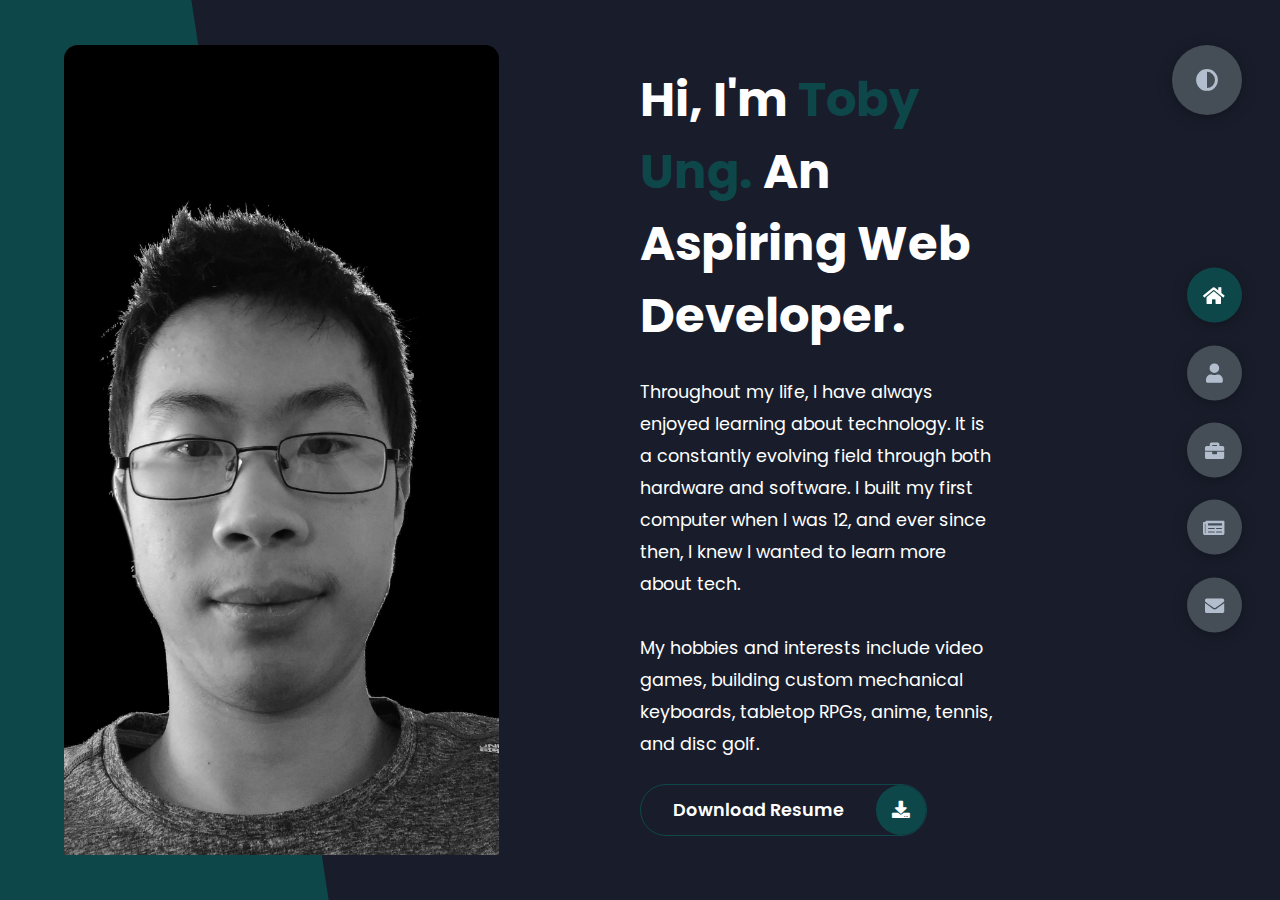
<file: index.html>
<!DOCTYPE html>
<html lang="en">

<head>
    <meta charset="UTF-8">
    <meta http-equiv="X-UA-Compatible" content="IE=edge">
    <meta name="viewport" content="width=device-width, initial-scale=1.0">
    <title>Portfolio</title>
    <link rel="stylesheet" href="styles/styles.css">
    <link rel="preconnect" href="https://fonts.googleapis.com">
    <link rel="preconnect" href="https://fonts.gstatic.com" crossorigin>
    <link rel="stylesheet" href="https://cdnjs.cloudflare.com/ajax/libs/font-awesome/5.15.4/css/all.min.css"
        integrity="sha512-1ycn6IcaQQ40/MKBW2W4Rhis/DbILU74C1vSrLJxCq57o941Ym01SwNsOMqvEBFlcgUa6xLiPY/NS5R+E6ztJQ=="
        crossorigin="anonymous" referrerpolicy="no-referrer" />
    <link rel="stylesheet" href="https://cdnjs.cloudflare.com/ajax/libs/font-awesome/6.1.1/css/all.min.css"
        integrity="sha512-KfkfwYDsLkIlwQp6LFnl8zNdLGxu9YAA1QvwINks4PhcElQSvqcyVLLD9aMhXd13uQjoXtEKNosOWaZqXgel0g=="
        crossorigin="anonymous" referrerpolicy="no-referrer" />
    <link href="https://fonts.googleapis.com/css2?family=Poppins:ital@1&display=swap" rel="stylesheet">
    <link rel="apple-touch-icon" sizes="180x180" href="img/apple-touch-icon.png">
    <link rel="icon" type="image/png" sizes="32x32" href="img/favicon-32x32.png">
    <link rel="icon" type="image/png" sizes="16x16" href="img/favicon-16x16.png">
    <link rel="manifest" href="img/site.webmanifest">
</head>

<body class="main-content">
    <button onclick="topFunction()" id="myBtn" title="Go to top">Top</button>
    <header class="section sec1 header active" id="home">
        <div class="header-content">
            <div class="left-header">
                <div class="h-shape"></div>
                <div class="image">
                    <img src="img/selfie_edit.png" alt="">
                </div>
            </div>
            <div class="right-header">
                <h1 class="name">
                    Hi, I'm <span>Toby Ung.</span>
                    An Aspiring Web Developer.
                </h1>
                <p>
                    Throughout my life, I have always enjoyed learning about technology. It is a constantly evolving
                    field through both hardware and software.
                    I built my first computer when I was 12, and ever since then, I knew I wanted to learn more about
                    tech. <br><br>
                    My hobbies and interests include video games, building custom mechanical keyboards, tabletop RPGs,
                    anime, tennis, and disc golf.
                </p>
                <div class="btn-con">
                    <a href="Resume2021.pdf" class="main-btn" download="TU_Resume2021">
                        <span class="btn-text">Download Resume</span>
                        <span class="btn-icon"><i class="fas fa-download"></i></span>
                    </a>
                </div>
            </div>
        </div>
    </header>
    <main>
        <section class="section sec2 about" id="about">
            <div class="main-title">
                <h2>About <span>me</span><span class="bg-text">my stats</span></h2>
            </div>
            <div class="about-container">
                <div class="left-about">
                    <h4>Information About me</h4>
                    <p>
                        When I first began, I started in the study of Computer Science at <span><a
                                href="https://www.davenport.edu/" target="_blank"></a>Davenport University</a></span>.
                        However, this area of study proved to be too theoretical for my liking. I was looking for
                        something more practical in my development.
                        I found what I was looking for in Computer Information Systems, and chose to specialize in Web
                        Development. <br /><br />
                        Over my time at Davenport, I learned various programming languages from C# to SQL. While I was
                        in high school,
                        I learned the fundamentals of Java and Object-Oriented Programming (OOP). My career end goal is
                        to become a full-stack developer.
                        I find enjoyment in learning about all areas of web development, both front-end, and back-end.
                        In an industry that is constantly innovating and building on itself, there is always something
                        new to learn.
                    </p>
                    <div class="btn-con">
                        <a href="Resume2021.pdf" class="main-btn" download="TU_Resume2021">
                            <span class="btn-text">Download Resume</span>
                            <span class="btn-icon"><i class="fas fa-download"></i></span>
                        </a>
                    </div>
                </div>
                <div class="right-about">
                    <div class="about-item">
                        <div class="abt-text">
                            <p class="large-text">5+</p>
                            <p class="small-text">Projects <br /> Completed</p>
                        </div>
                    </div>
                    <div class="about-item">
                        <div class="abt-text">
                            <p class="large-text">2+</p>
                            <p class="small-text">Years of <br /> experience</p>
                        </div>
                    </div>
                </div>
            </div>
            <div class="about-stats">
                <h4 class="stat-title">My Timeline</h4>
                <div class="timeline">
                    <div class="timeline-item">
                        <div class="tl-icon">
                            <i class="fas fa-briefcase"></i>
                        </div>
                        <p class="tl-duration">June 2021 - September 2021</p>
                        <h5>Food Assembler<span> - Request Foods</span></h5>
                        <p>
                            Remained attentive on the packaging line to react to different situations.<br><br>
                            Ensured product packaging is up to quality standards.<br><br>
                            Kept pace to make job rotations more fluid and clean during downtime.
                        </p>
                    </div>
                    <div class="timeline-item">
                        <div class="tl-icon">
                            <i class="fas fa-briefcase"></i>
                        </div>
                        <p class="tl-duration">June 2019 - September 2019</p>
                        <h5>Assembler<span> - Elwood Staffing (Yanfeng Automotive Interiors)</span></h5>
                        <p>
                            Processed 400-500 unfinished automotive parts on an assembly line.<br><br>
                            Remained flexible when difficult team situations came up and worked hard to ensure daily
                            tasks were completed.<br><br>
                            Collaborated with 9 team members to complete various tasks and projects.
                        <p>
                    </div>
                    <div class="timeline-item">
                        <div class="tl-icon">
                            <i class="fas fa-briefcase"></i>
                        </div>
                        <p class="tl-duration">June 2018 - September 2018</p>
                        <h5>Food Champion<span> - Taco Bell</span></h5>
                        <p>
                            Trained 5+ new employees on expediting orders and best practices.<br><br>
                            Excelled at working in a fast-paced environment and handling large quantities of differing
                            orders.<br><br>
                            Served 50+ customers per day while maintaining the effectiveness and cleanliness of the
                            workplace.
                        <p>
                    </div>
                    <div class="timeline-item">
                        <div class="tl-icon">
                            <i class="fas fa-briefcase"></i>
                        </div>
                        <p class="tl-duration">June 2017 - September 2017</p>
                        <h5>Assembler<span> - Workforce Employment Specialists (Haworth)</span></h5>
                        <p>
                            Communicated with team members within 4 different stations about station-specific
                            tasks.<br><br>
                            Trained to maximize production and uphold responsibilities of each separate station.<br><br>
                            Produced a daily quantity of 150-200 wall units.
                        <p>
                    </div>
                    <div class="timeline-item">
                        <div class="tl-icon">
                            <i class="fas fa-briefcase"></i>
                        </div>
                        <p class="tl-duration">June 2016 - September 2016</p>
                        <h5>Assembler<span> - Effex Management Solutions (Magna)</span></h5>
                        <p>
                            Guaranteed the work area was clean, neat, and organized.<br><br>
                            Prepped 100-200 mirror frame parts on the assembly line daily.<br><br>
                            Successfully collected and properly organized components for assembly
                        <p>
                    </div>
                    <div class="timeline-item">
                        <div class="tl-icon">
                            <i class="fas fa-briefcase"></i>
                        </div>
                        <p class="tl-duration">June 2015 - October 2015</p>
                        <h5>Utility Worker<span> - Meijer</span></h5>
                        <p>
                            Responded to all customer inquiries thoroughly and professionally.<br><br>
                            Upheld a remarkable customer service standard of reporting lost customer items.<br><br>
                            Maintained cleanliness and presentation of the store front and restrooms.
                        <p>
                    </div>
                </div>
                <h4 class="stat-title">The Tools I've Used</h4>
                <div class="tools">
                    <div class="tool-item">
                        <div class="tool-icon">
                            <i title="HTML5" class="fab fa-html5"></i>
                            <p>HTML5</p>
                        </div>
                    </div>
                    <div class="tool-item">
                        <div class="tool-icon">
                            <i title="CSS3" class="fab fa-css3"></i>
                            <p>CSS3</p>
                        </div>
                    </div>
                    <div class="tool-item">
                        <div class="tool-icon">
                            <i title="JavaScript" class="fab fa-js"></i>
                            <p>JavaScript</p>
                        </div>
                    </div>
                    <div class="tool-item">
                        <div class="tool-icon">
                            <i title="C#" class="fa-brands fa-microsoft"></i>
                            <p>C#</p>
                        </div>
                    </div>
                    <div class="tool-item">
                        <div class="tool-icon">
                            <i title="Java" class="fab fa-java"></i>
                            <p>Java</p>
                        </div>
                    </div>
                    <div class="tool-item">
                        <div class="tool-icon">
                            <i title="SQL" class="fa-solid fa-database"></i>
                            <p>SQL</p>
                        </div>
                    </div>
                </div>
                <h4 class="stat-title">My Skills</h4>
                <div class="progress-bars">
                    <div class="progress-bar">
                        <p class="prog-title">html5</p>
                        <div class="progress-con">
                            <p class="prog-text">70%</p>
                            <div class="progress">
                                <span class="html"></span>
                            </div>
                        </div>
                    </div>
                    <div class="progress-bar">
                        <p class="prog-title">css3</p>
                        <div class="progress-con">
                            <p class="prog-text">70%</p>
                            <div class="progress">
                                <span class="css"></span>
                            </div>
                        </div>
                    </div>
                    <div class="progress-bar">
                        <p class="prog-title">javascript</p>
                        <div class="progress-con">
                            <p class="prog-text">60%</p>
                            <div class="progress">
                                <span class="js"></span>
                            </div>
                        </div>
                    </div>
                    <div class="progress-bar">
                        <p class="prog-title">react.js</p>
                        <div class="progress-con">
                            <p class="prog-text">30%</p>
                            <div class="progress">
                                <span class="react"></span>
                            </div>
                        </div>
                    </div>
                    <div class="progress-bar">
                        <p class="prog-title">node.js</p>
                        <div class="progress-con">
                            <p class="prog-text">30%</p>
                            <div class="progress">
                                <span class="node"></span>
                            </div>
                        </div>
                    </div>
                    <div class="progress-bar">
                        <p class="prog-title">c#</p>
                        <div class="progress-con">
                            <p class="prog-text">70%</p>
                            <div class="progress">
                                <span class="c-sharp"></span>
                            </div>
                        </div>
                    </div>
                </div>
            </div>
        </section>
        <section class="section sec3 portfolio" id="portfolio">
            <div class="main-title">
                <h2>My <span>Portfolio</span><span class="bg-text">My Work</span></h2>
            </div>
            <p class="port-text">
                Here is some of my work that I've done in various programming languages.
            </p>
            <div class="portfolios">
                <div class="portfolio-item">
                    <div class="image">
                        <a href="https://github.com/tobyung/git_test" target="_blank"><img
                                src="img/the-odin-project.png" alt=""></a>
                    </div>
                    <div class="hover-items">
                        <h3>The Odin Project</h3>
                        <div class="icons">
                            <a href="https://github.com/tobyung/git_test" target="_blank" class="icon">
                                <i class="fab fa-github"></i>
                            </a>
                            <a href="https://www.theodinproject.com/" target="_blank" class="icon">
                                <i class="fas fa-globe"></i>
                            </a>
                        </div>
                    </div>
                </div>
                <div class="portfolio-item">
                    <div class="image">
                        <a href="" target="_blank"><img src="img/huffman-coding-algorithm-prefix-codes.png" alt=""></a>
                    </div>
                    <div class="hover-items">
                        <h3>Huffman Encoding</h3>
                        <div class="icons">
                            <a href="#" class="icon">
                                <i class="fab fa-github"></i>
                            </a>
                        </div>
                    </div>
                </div>
            </div>
        </section>
        <section class="section sec4" id="blogs">
            <div class="blogs-content">
                <div class="main-title">
                    <h2>My <span>Blogs</span><span class="bg-text">My Blogs</span></h2>
                </div>
                <div class="blogs">
                    <div class="blog">
                        <img src="img/blog1.jpg" alt="">
                        <div class="blog-text">
                            <a href="https://trello.com/b/tJlHlgPG/work-blog-skills-to-develop" target="_blank">
                                <h4>
                                    Trello Board
                                </h4>
                            </a>
                            <p>
                                As a Web Developer, there are always new facets of the computer world to learn from.
                                Organization is key when planning out the skills of a developer. With Trello, I document
                                and chart all of my completed, ongoing, and future projects.
                            </p>
                        </div>
                    </div>
                </div>
            </div>
        </section>
        <section class="section sec5 contact" id="contact">
            <div class="contact-container">
                <div class="main-title">
                    <h2>Contact <span>Me</span><span class="bg-text">Contact Me</span></h2>
                </div>
                <div class="contact-content-con">
                    <div class="left-contact">
                        <h4>Contact me here</h4>
                        <p>
                            Any comments, questions, concerns?
                            You can leave me a message and I'll try to get back to you as soon as possible.
                        </p>
                        <div class="contact-info">
                            <div class="contact-item">
                                <div class="icon">
                                    <i class="fas fa-map-marker-alt"></i>
                                    Location
                                </div>
                                <p>
                                    : Michigan, United States
                                </p>
                            </div>
                            <div class="contact-item">
                                <div class="icon">
                                    <i class="fas fa-envelope"></i>
                                    <span>Email</span>
                                </div>
                                <p>
                                    <span>: tung@email.davenport.edu</span>
                                </p>
                            </div>
                            <div class="contact-item">
                                <div class="icon">
                                    <i class="fas fa-user-graduate"></i>
                                    <span>Education</span>
                                </div>
                                <p>
                                    <span>: Davenport University, Grand Rapids</span>
                                </p>
                            </div>
                            <div class="contact-icons">
                                <div class="contact-icon">
                                    <a href="https://www.linkedin.com/in/toby-ung-9b77541b0/" target="_blank">
                                        <i class="fab fa-linkedin"></i>
                                    </a>
                                    <a href="https://github.com/tobyung?tab=repositories" target="_blank">
                                        <i class="fab fa-github"></i>
                                    </a>
                                    <a href="https://www.youtube.com/channel/UCxYOkEab3Do9ilo8pGZd3pg" target="_blank">
                                        <i class="fab fa-youtube"></i>
                                    </a>
                                </div>
                            </div>
                        </div>
                    </div>
                    <div class="right-contact">
                        <form action="https://formsubmit.co/c105a711494cd7a96fe04ad1112d00b5" method="POST" class="contact-form">
                            <input type="hidden" name="_next" value="https://tobyung.github.io/thanks.html">
                            <div class="input-control i-c-2">
                                <input type="text" required placeholder="YOUR NAME" name="name">
                                <input type="email" required placeholder="YOUR EMAIL" name="email">
                            </div>
                            <div class="input-control">
                                <input type="text" required placeholder="ENTER SUBJECT" name="subject">
                            </div>
                            <div class="input-control">
                                <textarea name="message" cols="15" rows="8" placeholder="Message Here..."></textarea>
                            </div>
                            <input type="submit" value="Submit">
                        </form>
                    </div>
                </div>
            </div>
        </section>
    </main>

    <div class="controls">
        <div class="control control-1 active-btn" data-id="home">
            <i class="fas fa-home"></i>
        </div>
        <div class="control control-2" data-id="about">
            <i class="fas fa-user"></i>
        </div>
        <div class="control control-3" data-id="portfolio">
            <i class="fas fa-briefcase"></i>
        </div>
        <div class="control control-4" data-id="blogs">
            <i class="fas fa-newspaper"></i>
        </div>
        <div class="control control-5" data-id="contact">
            <i class="fas fa-envelope"></i>
        </div>
    </div>

    <div class="theme-btn">
        <i class="fas fa-adjust"></i>
    </div>
    <script src="app.js"></script>
</body>

</html>
</file>
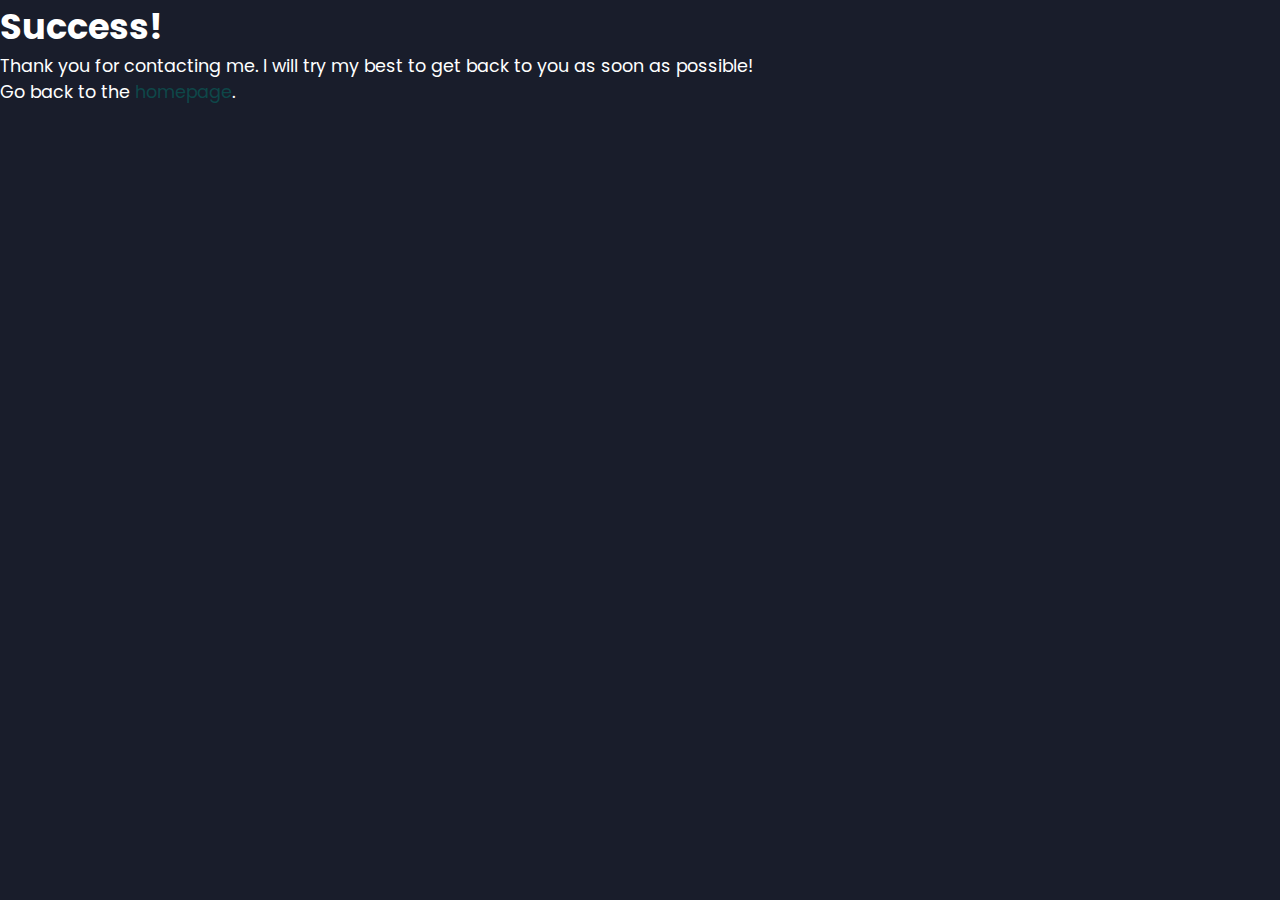
<file: thanks.html>
<!DOCTYPE html>
<html lang="en">

<head>
    <meta charset="UTF-8">
    <meta http-equiv="X-UA-Compatible" content="IE=edge">
    <meta name="viewport" content="width=device-width, initial-scale=1.0">
    <title>Portfolio</title>
    <link rel="stylesheet" href="styles/styles.css">
    <link rel="preconnect" href="https://fonts.googleapis.com">
    <link rel="preconnect" href="https://fonts.gstatic.com" crossorigin>
    <link rel="stylesheet" href="https://cdnjs.cloudflare.com/ajax/libs/font-awesome/5.15.4/css/all.min.css"
        integrity="sha512-1ycn6IcaQQ40/MKBW2W4Rhis/DbILU74C1vSrLJxCq57o941Ym01SwNsOMqvEBFlcgUa6xLiPY/NS5R+E6ztJQ=="
        crossorigin="anonymous" referrerpolicy="no-referrer" />
    <link rel="stylesheet" href="https://cdnjs.cloudflare.com/ajax/libs/font-awesome/6.1.1/css/all.min.css"
        integrity="sha512-KfkfwYDsLkIlwQp6LFnl8zNdLGxu9YAA1QvwINks4PhcElQSvqcyVLLD9aMhXd13uQjoXtEKNosOWaZqXgel0g=="
        crossorigin="anonymous" referrerpolicy="no-referrer" />
    <link href="https://fonts.googleapis.com/css2?family=Poppins:ital@1&display=swap" rel="stylesheet">
    <link rel="apple-touch-icon" sizes="180x180" href="img/apple-touch-icon.png">
    <link rel="icon" type="image/png" sizes="32x32" href="img/favicon-32x32.png">
    <link rel="icon" type="image/png" sizes="16x16" href="img/favicon-16x16.png">
    <link rel="manifest" href="img/site.webmanifest">
</head>
<body>
    <h1>Success!</h1>
    <p>Thank you for contacting me. I will try my best to get back to you as soon as possible!</p>
    <p class="redirect">Go back to the <a href="index.html"><span>homepage</span></a>.</p>
</body>
</html>
</file>
<file: styles/styles.css>
* {
  margin: 0;
  padding: 0;
  -webkit-box-sizing: border-box;
          box-sizing: border-box;
  list-style: none;
}

/* dark mode */
:root {
  --color-primary: #191d2b;
  --color-secondary: #0E4749;
  --color-white: #FFFFFF;
  --color-black: #000;
  --color-grey0: #f8f8f8;
  --color-grey-1: #dbe1e8;
  --color-grey-2: #b2becd;
  --color-grey-3: #6c7983;
  --color-grey-4: #454e56;
  --color-grey-5: #2a2e35;
  --color-grey-6: #12181b;
  --br-sm-2: 14px;
  --box-shadow-1: 0 3px 15px rgba(0,0,0,.3);
}

.light-mode {
  --color-primary: #FFFFFF;
  --color-secondary: #A18AD0;
  --color-white: #454e56;
  --color-black: #000;
  --color-grey0: #f8f8f8;
  --color-grey-1: #6c7983;
  --color-grey-2: #6c7983;
  --color-grey-3: #6c7983;
  --color-grey-4: #454e56;
  --color-grey-5: #dbe1e8;
  --color-grey-6: #12181b;
}

body {
  background-color: var(--color-primary);
  font-family: 'Poppins', sans-serif;
  font-size: 1.1rem;
  color: var(--color-white);
  -webkit-transition: all .4s ease-in-out;
  transition: all .4s ease-in-out;
}

a {
  display: inline-block;
  text-decoration: none;
  color: inherit;
  font-family: inherit;
}

header {
  min-height: 100vh;
  color: var(--color-white);
  overflow: hidden;
}

section {
  min-height: 100vh;
  width: 100%;
  position: absolute;
  left: 0;
  top: 0;
  padding: 3rem 18rem;
}

.section {
  -webkit-transform: translateY(-100%) scale(0);
          transform: translateY(-100%) scale(0);
  -webkit-transition: all .4s ease-in-out;
  transition: all .4s ease-in-out;
  background-color: var(--color-primary);
}

.sec1 {
  display: none;
  -webkit-transform: translateY(0) scale(1);
          transform: translateY(0) scale(1);
}

.sec2 {
  display: none;
  -webkit-transform: translateY(0) scale(1);
          transform: translateY(0) scale(1);
}

.sec3 {
  display: none;
  -webkit-transform: translateY(0) scale(1);
          transform: translateY(0) scale(1);
}

.sec4 {
  display: none;
  -webkit-transform: translateY(0) scale(1);
          transform: translateY(0) scale(1);
}

.sec5 {
  display: none;
  -webkit-transform: translateY(0) scale(1);
          transform: translateY(0) scale(1);
}

.active {
  display: block;
  -webkit-animation: scaleAnim 1s ease-in-out;
  animation: scaleAnim 1s ease-in-out;
}

@-webkit-keyframes scaleAnim {
  0% {
    -webkit-transform: translateY(-100%) scaleY(0);
            transform: translateY(-100%) scaleY(0);
  }
  100% {
    -webkit-transform: translateY(0) scaleY(1);
            transform: translateY(0) scaleY(1);
  }
}

@keyframes scaleAnim {
  0% {
    -webkit-transform: translateY(-100%) scaleY(0);
            transform: translateY(-100%) scaleY(0);
  }
  100% {
    -webkit-transform: translateY(0) scaleY(1);
            transform: translateY(0) scaleY(1);
  }
}

.controls {
  position: fixed;
  z-index: 10;
  top: 50%;
  right: 3%;
  display: -webkit-box;
  display: -ms-flexbox;
  display: flex;
  -webkit-box-orient: vertical;
  -webkit-box-direction: normal;
      -ms-flex-direction: column;
          flex-direction: column;
  -webkit-box-align: center;
      -ms-flex-align: center;
          align-items: center;
  -webkit-box-pack: center;
      -ms-flex-pack: center;
          justify-content: center;
  -webkit-transform: translateY(-50%);
          transform: translateY(-50%);
}

.controls .active-btn {
  background-color: var(--color-secondary) !important;
  -webkit-transition: all .4s ease-in-out;
  transition: all .4s ease-in-out;
}

.controls .active-btn i {
  color: var(--color-white) !important;
}

.controls .control {
  padding: 1rem;
  cursor: pointer;
  background-color: var(--color-grey-4);
  width: 55px;
  height: 55px;
  border-radius: 50%;
  display: -webkit-box;
  display: -ms-flexbox;
  display: flex;
  -webkit-box-pack: center;
      -ms-flex-pack: center;
          justify-content: center;
  -webkit-box-align: center;
      -ms-flex-align: center;
          align-items: center;
  margin: .7rem 0;
  -webkit-box-shadow: var(--box-shadow-1);
          box-shadow: var(--box-shadow-1);
}

.controls .control i {
  font-size: 1.2rem;
  color: var(--color-grey-2);
  pointer-events: none;
}

.theme-btn {
  top: 5%;
  right: 3%;
  width: 70px;
  height: 70px;
  border-radius: 50%;
  background-color: var(--color-grey-4);
  cursor: pointer;
  position: fixed;
  display: -webkit-box;
  display: -ms-flexbox;
  display: flex;
  -webkit-box-pack: center;
      -ms-flex-pack: center;
          justify-content: center;
  -webkit-box-align: center;
      -ms-flex-align: center;
          align-items: center;
  -webkit-box-shadow: 0 3px 15px rgba(0, 0, 0, 0.3);
          box-shadow: 0 3px 15px rgba(0, 0, 0, 0.3);
  -webkit-transition: all .1s ease-in-out;
  transition: all .1s ease-in-out;
}

.theme-btn:active {
  -webkit-transform: translateY(-3px);
          transform: translateY(-3px);
}

.theme-btn i {
  font-size: 1.4rem;
  color: var(--color-grey-2);
  pointer-events: none;
}

/*Header-content */
.header-content {
  display: -ms-grid;
  display: grid;
  -ms-grid-columns: (1fr)[2];
      grid-template-columns: repeat(2, 1fr);
  min-height: 100vh;
}

.header-content .left-header {
  display: -webkit-box;
  display: -ms-flexbox;
  display: flex;
  -webkit-box-align: center;
      -ms-flex-align: center;
          align-items: center;
  position: relative;
}

.header-content .left-header .h-shape {
  -webkit-transition: all .4s ease-in-out;
  transition: all .4s ease-in-out;
  width: 65%;
  height: 100%;
  background-color: var(--color-secondary);
  position: absolute;
  left: 0;
  top: 0;
  z-index: -1;
  -webkit-clip-path: polygon(0 0, 46% 0, 79% 100%, 0% 100%);
          clip-path: polygon(0 0, 46% 0, 79% 100%, 0% 100%);
}

.header-content .left-header .image {
  border-radius: var(--br-sm-2);
  height: 90%;
  width: 68%;
  margin-left: 4rem;
  background-color: var(--color-black);
  -webkit-transition: all .4s ease-in-out;
  transition: all .4s ease-in-out;
}

.header-content .left-header .image img {
  width: 100%;
  height: 100%;
  -o-object-fit: cover;
     object-fit: cover;
  -webkit-transition: all .4s ease-in-out;
  transition: all .4s ease-in-out;
  -webkit-filter: grayscale(100%);
          filter: grayscale(100%);
}

.header-content .left-header .image img:hover {
  -webkit-filter: grayscale(0);
          filter: grayscale(0);
}

.header-content .right-header {
  display: -webkit-box;
  display: -ms-flexbox;
  display: flex;
  -webkit-box-orient: vertical;
  -webkit-box-direction: normal;
      -ms-flex-direction: column;
          flex-direction: column;
  -webkit-box-pack: center;
      -ms-flex-pack: center;
          justify-content: center;
  padding-right: 18rem;
}

.header-content .right-header .name {
  font-size: 3rem;
}

.header-content .right-header .name span {
  color: var(--color-secondary);
}

.header-content .right-header p {
  margin: 1.5rem 0;
  line-height: 2rem;
}

/* About */
.about-container {
  display: -ms-grid;
  display: grid;
  -ms-grid-columns: (1fr)[2];
      grid-template-columns: repeat(2, 1fr);
  padding-top: 3.5rem;
  padding-bottom: 5rem;
}

.about-container .right-about {
  display: -ms-grid;
  display: grid;
  -ms-grid-columns: (1fr)[2];
      grid-template-columns: repeat(2, 1fr);
  grid-gap: 2rem;
}

.about-container .right-about .about-item {
  border: 1px solid var(--color-grey-5);
  border-radius: 5px;
  -webkit-transition: all .4s ease-in-out;
  transition: all .4s ease-in-out;
  -webkit-box-shadow: 1px 2px 15px rgba(0, 0, 0, 0.1);
          box-shadow: 1px 2px 15px rgba(0, 0, 0, 0.1);
}

.about-container .right-about .about-item:hover {
  cursor: default;
  -webkit-transform: translateY(-5px);
          transform: translateY(-5px);
  border: 1px solid var(--color-secondary);
  -webkit-box-shadow: 1px 4px 15px rgba(0, 0, 0, 0.32);
          box-shadow: 1px 4px 15px rgba(0, 0, 0, 0.32);
}

.about-container .right-about .about-item .abt-text {
  padding: 1.5rem;
  display: -webkit-box;
  display: -ms-flexbox;
  display: flex;
  -webkit-box-orient: vertical;
  -webkit-box-direction: normal;
      -ms-flex-direction: column;
          flex-direction: column;
}

.about-container .right-about .about-item .abt-text .large-text {
  font-size: 3rem;
  font-weight: 700;
  color: var(--color-secondary);
}

.about-container .right-about .about-item .abt-text .small-text {
  padding-left: 3rem;
  position: relative;
  text-transform: uppercase;
  font-size: 1.2rem;
  color: var(--color-grey-1);
  letter-spacing: 2px;
}

.about-container .right-about .about-item .abt-text .small-text::before {
  content: '';
  position: absolute;
  left: 0;
  top: 15px;
  width: 2rem;
  height: 2px;
  background-color: var(--color-grey-5);
}

.about-container .left-about {
  padding-right: 5rem;
}

.about-container .left-about p {
  line-height: 2rem;
  padding: 1rem;
  color: var(--color-grey-1);
}

.about-container .left-about p a {
  color: var(--color-secondary);
  font-weight: 900;
}

.about-container .left-about h4 {
  font-size: 2rem;
  text-transform: uppercase;
}

.about-stats {
  padding-bottom: 4rem;
}

.about-stats .progress-bars {
  display: -ms-grid;
  display: grid;
  -ms-grid-columns: (1fr)[2];
      grid-template-columns: repeat(2, 1fr);
  grid-gap: 2rem;
}

.about-stats .progress-bars .progress-bar {
  display: -webkit-box;
  display: -ms-flexbox;
  display: flex;
  -webkit-box-orient: vertical;
  -webkit-box-direction: normal;
      -ms-flex-direction: column;
          flex-direction: column;
}

.about-stats .progress-bars .progress-bar .prog-title {
  text-transform: uppercase;
  font-weight: 500;
}

.about-stats .progress-bars .progress-bar .progress-con {
  display: -webkit-box;
  display: -ms-flexbox;
  display: flex;
  -webkit-box-align: center;
      -ms-flex-align: center;
          align-items: center;
  /* progress bar fill */
}

.about-stats .progress-bars .progress-bar .progress-con .prog-text {
  color: var(--color-grey-2);
}

.about-stats .progress-bars .progress-bar .progress-con .progress {
  width: 100%;
  height: .45rem;
  background-color: var(--color-grey-4);
  margin-left: 1rem;
  position: relative;
}

.about-stats .progress-bars .progress-bar .progress-con span {
  position: absolute;
  top: 0;
  left: 0;
  height: 100%;
  background-color: var(--color-secondary);
  -webkit-transition: all .4s ease-in-out;
  transition: all .4s ease-in-out;
  width: 60%;
}

.about-stats .progress-bars .progress-bar .progress-con .html {
  width: 70%;
}

.about-stats .progress-bars .progress-bar .progress-con .css {
  width: 70%;
}

.about-stats .progress-bars .progress-bar .progress-con .js {
  width: 60%;
}

.about-stats .progress-bars .progress-bar .progress-con .react {
  width: 30%;
}

.about-stats .progress-bars .progress-bar .progress-con .node {
  width: 30%;
}

.about-stats .progress-bars .progress-bar .progress-con .c-sharp {
  width: 70%;
}

.stat-title {
  text-transform: uppercase;
  font-size: 1.4rem;
  text-align: center;
  padding: 3.5rem 0;
  position: relative;
}

.stat-title::before {
  content: '';
  left: 50%;
  top: 0%;
  width: 40%;
  height: 1px;
  background-color: var(--color-grey-5);
  -webkit-transform: translateX(-50%);
          transform: translateX(-50%);
  position: absolute;
}

/* Timeline */
.timeline {
  display: -ms-grid;
  display: grid;
  -ms-grid-columns: (1fr)[2];
      grid-template-columns: repeat(2, 1fr);
  grid-gap: 2rem;
  padding-bottom: 3rem;
}

.timeline .timeline-item {
  position: relative;
  padding-left: 3rem;
  border-left: 1px solid var(--color-grey-5);
}

.timeline .timeline-item .tl-icon {
  position: absolute;
  left: -27px;
  top: 0;
  background-color: var(--color-secondary);
  width: 50px;
  height: 50px;
  border-radius: 50%;
  display: -webkit-box;
  display: -ms-flexbox;
  display: flex;
  -webkit-box-align: center;
      -ms-flex-align: center;
          align-items: center;
  -webkit-box-pack: center;
      -ms-flex-pack: center;
          justify-content: center;
}

.timeline .timeline-item .tl-icon i {
  font-size: 1.3rem;
}

.timeline .timeline-item .tl-duration {
  padding: .2rem .6rem;
  background-color: var(--color-grey-5);
  border-radius: 15px;
  display: inline-block;
  font-size: .8rem;
  text-transform: uppercase;
  font-weight: 500;
}

.timeline .timeline-item h5 {
  padding: 1rem 0;
  text-transform: uppercase;
  font-size: 1.3rem;
  font-weight: 600;
}

.timeline .timeline-item h5 span {
  color: var(--color-grey-2);
  font-weight: 500;
  font-size: 1.2rem;
}

.timeline .timeline-item p {
  color: var(--color-grey-2);
}

.tools {
  display: -ms-grid;
  display: grid;
  -ms-grid-columns: 1fr 1fr 1fr 1fr 1fr 1fr;
      grid-template-columns: 1fr 1fr 1fr 1fr 1fr 1fr;
  padding: 3rem 0;
  -webkit-box-pack: space-evenly;
      -ms-flex-pack: space-evenly;
          justify-content: space-evenly;
  justify-items: center;
  -ms-flex-line-pack: space-evenly;
      align-content: space-evenly;
  -webkit-box-align: center;
      -ms-flex-align: center;
          align-items: center;
}

.tools .tool-item {
  position: relative;
}

.tools .tool-item .tool-icon p {
  text-align: center;
}

.tools .tool-item .tool-icon i {
  font-size: 4rem;
}

.tools .tool-item .tool-icon:hover {
  color: var(--color-secondary);
  -webkit-transform: scale(1.4);
          transform: scale(1.4);
}

.port-text {
  padding: 2rem 0;
  text-align: center;
}

.portfolios {
  display: -ms-grid;
  display: grid;
  -ms-grid-columns: (1fr)[3];
      grid-template-columns: repeat(3, 1fr);
  grid-gap: 2rem;
  margin-top: 3rem;
}

.portfolios .portfolio-item {
  position: relative;
}

.portfolios .portfolio-item img {
  width: 100%;
  height: 300px;
  -o-object-fit: cover;
     object-fit: cover;
  border-radius: 15px;
  -webkit-box-shadow: var(--box-shadow-1);
          box-shadow: var(--box-shadow-1);
}

.portfolios .portfolio-item .hover-items {
  width: 100%;
  height: 100%;
  background-color: var(--color-secondary);
  position: absolute;
  left: 0;
  top: 0;
  border-radius: 15px;
  display: -webkit-box;
  display: -ms-flexbox;
  display: flex;
  -webkit-box-pack: center;
      -ms-flex-pack: center;
          justify-content: center;
  -webkit-box-align: center;
      -ms-flex-align: center;
          align-items: center;
  -webkit-box-orient: vertical;
  -webkit-box-direction: normal;
      -ms-flex-direction: column;
          flex-direction: column;
  opacity: 0;
  scale: 0;
  -webkit-transform: scale(0);
          transform: scale(0);
  -webkit-transition: all .4s ease-in-out;
  transition: all .4s ease-in-out;
}

.portfolios .portfolio-item .hover-items h3 {
  font-size: 1.5rem;
  color: var(--color-white);
  margin-bottom: 1.5rem;
}

.portfolios .portfolio-item .hover-items .icons {
  display: -webkit-box;
  display: -ms-flexbox;
  display: flex;
  -webkit-box-pack: center;
      -ms-flex-pack: center;
          justify-content: center;
  -webkit-box-align: center;
      -ms-flex-align: center;
          align-items: center;
}

.portfolios .portfolio-item .hover-items .icons .icon {
  background-color: var(--color-primary);
  border-radius: 50%;
  width: 50px;
  height: 50px;
  display: -webkit-box;
  display: -ms-flexbox;
  display: flex;
  -webkit-box-pack: center;
      -ms-flex-pack: center;
          justify-content: center;
  -webkit-box-align: center;
      -ms-flex-align: center;
          align-items: center;
  margin: 0 1rem;
  cursor: pointer;
  -webkit-transition: all .4s ease-in-out;
  transition: all .4s ease-in-out;
}

.portfolios .portfolio-item .hover-items .icons .icon i {
  font-size: 1.5rem;
  color: var(--color-white);
  margin: 0 1rem;
}

.portfolios .portfolio-item .hover-items .icons .icon:hover {
  background-color: var(--color-white);
}

.portfolios .portfolio-item .hover-items .icons .icon:hover i {
  color: var(--color-primary);
}

.portfolio-item:hover .hover-items {
  opacity: 1;
  -webkit-transform: scale(1);
          transform: scale(1);
}

.blogs {
  display: -ms-grid;
  display: grid;
  -ms-grid-columns: (1fr)[3];
      grid-template-columns: repeat(3, 1fr);
  grid-gap: 2rem;
  margin-top: 3rem;
}

.blogs .blog {
  position: relative;
  background-color: var(--color-grey-5);
  border-radius: 5px;
  -webkit-box-shadow: var(--box-shadow-1);
          box-shadow: var(--box-shadow-1);
  -webkit-transition: all .4s ease-in-out;
  transition: all .4s ease-in-out;
}

.blogs .blog:hover {
  -webkit-box-shadow: 1px 1px 20px rgba(0, 0, 0, 0.3);
          box-shadow: 1px 1px 20px rgba(0, 0, 0, 0.3);
  -webkit-transform: translateY(-5px);
          transform: translateY(-5px);
  -webkit-transition: all .4s ease-in-out;
  transition: all .4s ease-in-out;
}

.blogs .blog:hover img {
  -webkit-filter: grayscale(0);
          filter: grayscale(0);
  -webkit-transform: scale(1.1);
          transform: scale(1.1);
  -webkit-box-shadow: 1px 4px 20px rgba(0, 0, 0, 0.8);
          box-shadow: 1px 4px 20px rgba(0, 0, 0, 0.8);
}

.blogs .blog img {
  width: 100%;
  height: 300px;
  -o-object-fit: cover;
     object-fit: cover;
  border-top-left-radius: 5px;
  border-top-right-radius: 5px;
  -webkit-filter: grayscale(100%);
          filter: grayscale(100%);
  -webkit-transition: all .4s ease-in-out;
  transition: all .4s ease-in-out;
}

.blogs .blog .blog-text {
  margin-top: -7px;
  padding: 1.1rem;
  border-top: 8px solid var(--color-secondary);
}

.blogs .blog .blog-text h4 {
  font-size: 1.5rem;
  margin-bottom: .7rem;
  -webkit-transition: all .4s ease-in-out;
  transition: all .4s ease-in-out;
  cursor: pointer;
}

.blogs .blog .blog-text h4:hover {
  color: var(--color-secondary);
}

.blogs .blog .blog-text p {
  color: var(--color-grey-2);
  line-height: 2rem;
  padding-bottom: 1rem;
}

.contact-content-con {
  display: -webkit-box;
  display: -ms-flexbox;
  display: flex;
  padding-top: 3.5rem;
}

.contact-content-con .left-contact {
  -webkit-box-flex: 2;
      -ms-flex: 2;
          flex: 2;
}

.contact-content-con .left-contact h4 {
  margin-top: 1rem;
  font-size: 2rem;
  text-transform: uppercase;
}

.contact-content-con .left-contact p {
  margin: 1rem 0;
  line-height: 2rem;
}

.contact-content-con .left-contact .contact-info .contact-item {
  display: -webkit-box;
  display: -ms-flexbox;
  display: flex;
  -webkit-box-align: center;
      -ms-flex-align: center;
          align-items: center;
  -webkit-box-pack: justify;
      -ms-flex-pack: justify;
          justify-content: space-between;
}

.contact-content-con .left-contact .contact-info .contact-item p {
  margin: .3rem 0 !important;
  padding: 0 !important;
}

.contact-content-con .left-contact .contact-info .contact-item .icon {
  display: -ms-grid;
  display: grid;
  -ms-grid-columns: 40px 1fr;
      grid-template-columns: 40px 1fr;
}

.contact-content-con .left-contact .contact-info .contact-item .icon i {
  display: -webkit-box;
  display: -ms-flexbox;
  display: flex;
  -webkit-box-align: center;
      -ms-flex-align: center;
          align-items: center;
  font-size: 1.3rem;
}

.contact-content-con .left-contact .contact-icon {
  display: -webkit-box;
  display: -ms-flexbox;
  display: flex;
  margin-top: 2rem;
}

.contact-content-con .left-contact .contact-icon a {
  display: -webkit-box;
  display: -ms-flexbox;
  display: flex;
  -webkit-box-align: center;
      -ms-flex-align: center;
          align-items: center;
  color: var(--color-white);
  background-color: var(--color-grey-5);
  cursor: pointer;
  -webkit-box-pack: center;
      -ms-flex-pack: center;
          justify-content: center;
  width: 50px;
  height: 50px;
  border-radius: 50%;
  margin: 0 .4rem;
  -webkit-transition: all .4s ease-in-out;
  transition: all .4s ease-in-out;
}

.contact-content-con .left-contact .contact-icon a:hover {
  background-color: var(--color-secondary);
}

.contact-content-con .left-contact .contact-icon a:hover i {
  color: var(--color-primary);
}

.contact-content-con .left-contact .contact-icon a:hover i {
  display: -webkit-box;
  display: -ms-flexbox;
  display: flex;
  -webkit-box-align: center;
      -ms-flex-align: center;
          align-items: center;
  -webkit-box-pack: center;
      -ms-flex-pack: center;
          justify-content: center;
  font-size: 1.3rem;
}

.contact-content-con .right-contact {
  -webkit-box-flex: 3;
      -ms-flex: 3;
          flex: 3;
  margin-left: 3rem;
}

.contact-content-con .right-contact .input-control {
  margin: 1.5rem 0;
}

.contact-content-con .right-contact .input-control input, .contact-content-con .right-contact .input-control textarea {
  border-radius: 30px;
  font-weight: inherit;
  font-size: inherit;
  font-family: inherit;
  padding: .8rem 1.1rem;
  outline: none;
  border: none;
  background-color: var(--color-grey-5);
  width: 100%;
  color: var(--color-white);
  resize: none;
}

.contact-content-con .right-contact .i-c-2 {
  display: -webkit-box;
  display: -ms-flexbox;
  display: flex;
}

.contact-content-con .right-contact .i-c-2 :last-child {
  margin-left: 1.5rem;
}

.contact-content-con .right-contact .submit-btn {
  display: -webkit-box;
  display: -ms-flexbox;
  display: flex;
  -webkit-box-pack: start;
      -ms-flex-pack: start;
          justify-content: flex-start;
}

#myBtn {
  display: none;
  /* Hidden by default */
  position: fixed;
  /* Fixed/sticky position */
  bottom: 20px;
  /* Place the button at the bottom of the page */
  right: 30px;
  /* Place the button 30px from the right */
  z-index: 99;
  /* Make sure it does not overlap */
  border: none;
  /* Remove borders */
  outline: none;
  /* Remove outline */
  background-color: var(--color-secondary);
  /* Set a background color */
  color: var(--color-white);
  /* Text color */
  cursor: pointer;
  /* Add a mouse pointer on hover */
  padding: 15px;
  /* Some padding */
  border-radius: 10px;
  /* Rounded corners */
  font-size: 18px;
  /* Increase font size */
}

#myBtn:hover {
  background-color: var(--color-grey-3);
  /* Add a dark-grey background on hover */
  color: var(--color-grey0);
}

/*Independent components*/
.btn-con {
  display: -webkit-box;
  display: -ms-flexbox;
  display: flex;
  -ms-flex-item-align: start;
      align-self: flex-start;
}

.main-btn {
  border-radius: 30px;
  color: inherit;
  font-weight: 600;
  position: relative;
  border: 1px solid var(--color-secondary);
  display: -webkit-box;
  display: -ms-flexbox;
  display: flex;
  -ms-flex-item-align: start;
      align-self: flex-start;
  -webkit-box-align: center;
      -ms-flex-align: center;
          align-items: center;
  overflow: hidden;
  /* pseudo element */
}

.main-btn .btn-text {
  padding: 0 2rem;
}

.main-btn .btn-icon {
  background-color: var(--color-secondary);
  display: -webkit-box;
  display: -ms-flexbox;
  display: flex;
  -webkit-box-align: center;
      -ms-flex-align: center;
          align-items: center;
  -webkit-box-pack: center;
      -ms-flex-pack: center;
          justify-content: center;
  border-radius: 50%;
  padding: 1rem;
}

.main-btn::before {
  content: '';
  position: absolute;
  top: 0;
  right: 0;
  -webkit-transform: translateX(100%);
          transform: translateX(100%);
  -webkit-transition: all .4s ease-in-out;
  transition: all .4s ease-in-out;
  z-index: -1;
}

.main-btn:hover::before {
  width: 100%;
  height: 100%;
  background-color: var(--color-secondary);
  -webkit-transform: translateX(0);
          transform: translateX(0);
}

input[type=submit] {
  border-radius: 30px;
  padding: 1rem;
  color: var(--color-white);
  background-color: inherit;
  border: 1px solid var(--color-secondary);
  font-weight: 600;
  font-family: 'Poppins', sans-serif;
  font-size: 1rem;
}

input[type=submit]:hover {
  cursor: pointer;
  background-color: var(--color-secondary);
  -webkit-transition: all .4s ease-in-out;
  transition: all .4s ease-in-out;
}

.redirect span {
  color: var(--color-secondary);
}

.main-title {
  text-align: center;
}

.main-title h2 {
  position: relative;
  text-transform: uppercase;
  font-size: 4rem;
  font-weight: 700;
}

.main-title h2 span {
  color: var(--color-secondary);
}

.main-title h2 .bg-text {
  position: absolute;
  top: 50%;
  left: 50%;
  color: var(--color-grey-5);
  -webkit-transition: all .4s ease-in-out;
  transition: all .4s ease-in-out;
  z-index: -1;
  -webkit-transform: translate(-50%, -50%);
          transform: translate(-50%, -50%);
  font-weight: 800;
  font-size: 6.3rem;
}

@media screen and (max-width: 600px) {
  .about-container {
    -ms-grid-columns: 1fr;
        grid-template-columns: 1fr;
  }
  .about-container .right-about {
    -ms-grid-columns: 1fr;
        grid-template-columns: 1fr;
    padding-top: 2.5rem;
  }
  .about-container .left-about {
    padding-right: 0;
  }
  .about-container .left-about p {
    padding-left: 0;
  }
  .timeline {
    -ms-grid-columns: 1fr;
        grid-template-columns: 1fr;
    padding-bottom: 6rem;
  }
  .tools {
    -ms-grid-columns: 1fr !important;
        grid-template-columns: 1fr !important;
  }
  .section {
    padding: 2rem 2.5rem;
  }
  .main-title h2 {
    font-size: 2rem;
  }
  .main-title h2 span {
    font-size: 2.5rem;
  }
  .main-title h2 .bg-text {
    font-size: 3rem;
  }
}

@media screen and (max-width: 1432px) {
  header {
    padding: 0 !important;
  }
  .section {
    padding: 7rem 11rem;
  }
  .contact-content-con {
    -webkit-box-orient: vertical;
    -webkit-box-direction: normal;
        -ms-flex-direction: column;
            flex-direction: column;
  }
  .contact-content-con .right-contact {
    margin-left: 0;
    margin-top: 2.5rem;
  }
  .contact-content-con .right-contact .i-c-2 {
    -webkit-box-orient: vertical;
    -webkit-box-direction: normal;
        -ms-flex-direction: column;
            flex-direction: column;
  }
  .contact-content-con .right-contact .i-c-2 :last-child {
    margin-left: 0;
    margin-top: 1.5rem;
  }
}

@media screen and (max-width: 1070px) {
  .about-container {
    -ms-grid-columns: 1fr;
        grid-template-columns: 1fr;
  }
  .about-container .right-about {
    padding-top: 2.5rem;
  }
  .tools {
    -ms-grid-columns: (1fr)[2];
        grid-template-columns: repeat(2, 1fr);
  }
  .tools .tool-icon {
    padding: 2rem;
  }
  .portfolios {
    -ms-grid-columns: 1fr 1fr;
        grid-template-columns: 1fr 1fr;
  }
  .blogs {
    -ms-grid-columns: 1fr 1fr;
        grid-template-columns: 1fr 1fr;
  }
  .main-title h2 {
    font-size: 4rem;
  }
  .main-title h2 span {
    font-size: 4rem;
  }
  .main-title h2 .bg-text {
    font-size: 4.5rem;
  }
}

@media screen and (max-width: 970px) {
  .section {
    padding: 7rem 6rem;
  }
  header {
    padding: 0;
  }
  header .right-header {
    padding: 0 !important;
  }
  .theme-btn {
    width: 50px;
    height: 50px;
  }
  .header-content {
    -ms-grid-columns: 1fr;
        grid-template-columns: 1fr;
    padding-bottom: 6rem;
  }
  .left-header .h-shape {
    display: none;
  }
  .right-header {
    -ms-grid-row: 1;
    grid-row: 1;
    width: 90%;
    margin: 0 auto;
  }
  .right-header .name {
    font-size: 2.5rem !important;
  }
  .header-content .left-header .image {
    margin: 0 auto;
    width: 90%;
  }
  .controls {
    top: auto;
    bottom: 0;
    -webkit-box-orient: horizontal;
    -webkit-box-direction: normal;
        -ms-flex-direction: row;
            flex-direction: row;
    -webkit-box-pack: center;
        -ms-flex-pack: center;
            justify-content: center;
    left: 50%;
    -webkit-transform: translateX(-50%);
            transform: translateX(-50%);
    width: 100%;
    background-color: var(--color-grey-5);
  }
  .controls .control {
    margin: .6rem 1rem;
  }
  #myBtn {
    bottom: 80px;
    right: 10px;
  }
}

@media screen and (max-width: 700px) {
  .section {
    padding: 7rem 3rem;
  }
  .about-stats .progress-bars {
    -ms-grid-columns: 1fr;
        grid-template-columns: 1fr;
  }
  .main-title h2 {
    font-size: 3rem;
  }
  .main-title h2 span {
    font-size: 3rem;
  }
  .main-title h2 .bg-text {
    font-size: 4rem;
  }
  .portfolios {
    -ms-grid-columns: 1fr;
        grid-template-columns: 1fr;
    padding-bottom: 6rem;
  }
  .blogs {
    -ms-grid-columns: 1fr;
        grid-template-columns: 1fr;
    padding-bottom: 6rem;
  }
}
/*# sourceMappingURL=styles.css.map */
</file>
